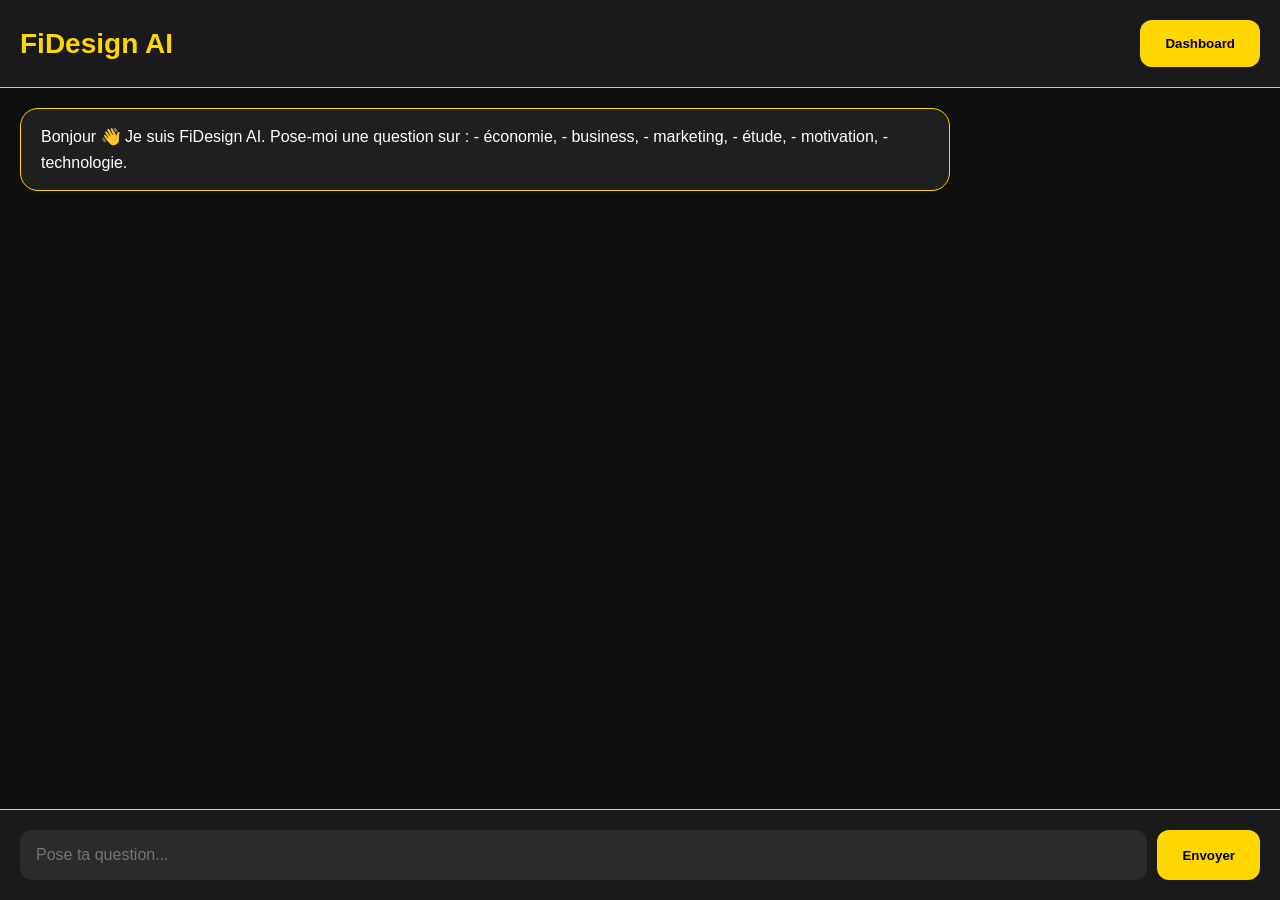
<file: assistant.html>
<!DOCTYPE html>
<html lang="fr">

<head>
  
<meta charset="UTF-8">

<meta name="viewport"
content="width=device-width, initial-scale=1.0">

<title>FiDesign AI</title>

<style>

*{
margin:0;
padding:0;
box-sizing:border-box;
font-family:Arial,sans-serif;
}

body{

background:#0f0f0f;

display:flex;

flex-direction:column;

height:100vh;

color:white;

}

.header{

background:#1a1a1a;

padding:20px;

display:flex;

justify-content:space-between;

align-items:center;

border-bottom:1px solid gold;

}

.logo{

font-size:28px;

font-weight:bold;

color:gold;

}

.chat-container{

flex:1;

padding:20px;

overflow-y:auto;

display:flex;

flex-direction:column;

gap:20px;

}

.message{

max-width:75%;

padding:15px 20px;

border-radius:18px;

line-height:1.6;

font-size:16px;

}

.user{

background:gold;

color:black;

align-self:flex-end;

}

.ai{

background:#1f1f1f;

border:1px solid gold;

align-self:flex-start;

}

.input-area{

display:flex;

padding:20px;

background:#1a1a1a;

border-top:1px solid gold;

gap:10px;

}

input{

flex:1;

padding:16px;

border:none;

border-radius:12px;

font-size:16px;

outline:none;

background:#2b2b2b;

color:white;

}

button{

padding:16px 25px;

border:none;

border-radius:12px;

background:gold;

font-weight:bold;

cursor:pointer;

}

.typing{

font-style:italic;

opacity:0.7;

}

</style>

<link rel="manifest" href="manifest.json">
  
</head>

<body>

<div class="header">

<div class="logo">
FiDesign AI
</div>

<button onclick="goDashboard()">

Dashboard

</button>

</div>

<div
class="chat-container"
id="chatContainer">

<div class="message ai">

Bonjour 👋  
Je suis FiDesign AI.  
Pose-moi une question sur :
- économie,
- business,
- marketing,
- étude,
- motivation,
- technologie.

</div>

</div>

<div class="input-area">

<input
type="text"
id="userInput"

placeholder="Pose ta question...">

<button onclick="sendMessage()">

Envoyer

</button>

</div>

<script>

const chatContainer =
document.getElementById(
"chatContainer"
);

function addMessage(text,type){

const div =
document.createElement("div");

div.className =
`message ${type}`;

div.innerHTML = text;

chatContainer.appendChild(div);

chatContainer.scrollTop =
chatContainer.scrollHeight;

}

function aiResponse(message){

message = message.toLowerCase();

if(
message.includes("rentabilité")
){

return `
La rentabilité est la capacité d'une activité à générer un bénéfice par rapport aux ressources investies.
`;

}

else if(
message.includes("marketing")
){

return `
Le marketing est l'ensemble des techniques utilisées pour étudier les besoins des clients et promouvoir un produit ou service.
`;

}

else if(
message.includes("économie")
){

return `
L'économie est une science qui étudie la production, la distribution et la consommation des richesses.
`;

}

else if(
message.includes("motivation")
){

return `
La discipline et la constance sont souvent plus puissantes que la motivation temporaire.
`;

}

else if(
message.includes("bonjour")
){

return `
Bonjour 👋  
Heureux de vous aider aujourd’hui.
`;

}

else{

return `
Je suis encore en apprentissage 🚀  
Mais je peux déjà aider en :
- économie
- business
- motivation
- marketing
- étude
`;

}

}

function sendMessage(){

const input =
document.getElementById(
"userInput"
);

const text =
input.value.trim();

if(text === "") return;

addMessage(text,"user");

input.value = "";

setTimeout(()=>{

const response =
aiResponse(text);

addMessage(response,"ai");

},700);

}

function goDashboard(){

window.location.href =
"dashboard.html";

}

</script>

</body>
</html>
</file>
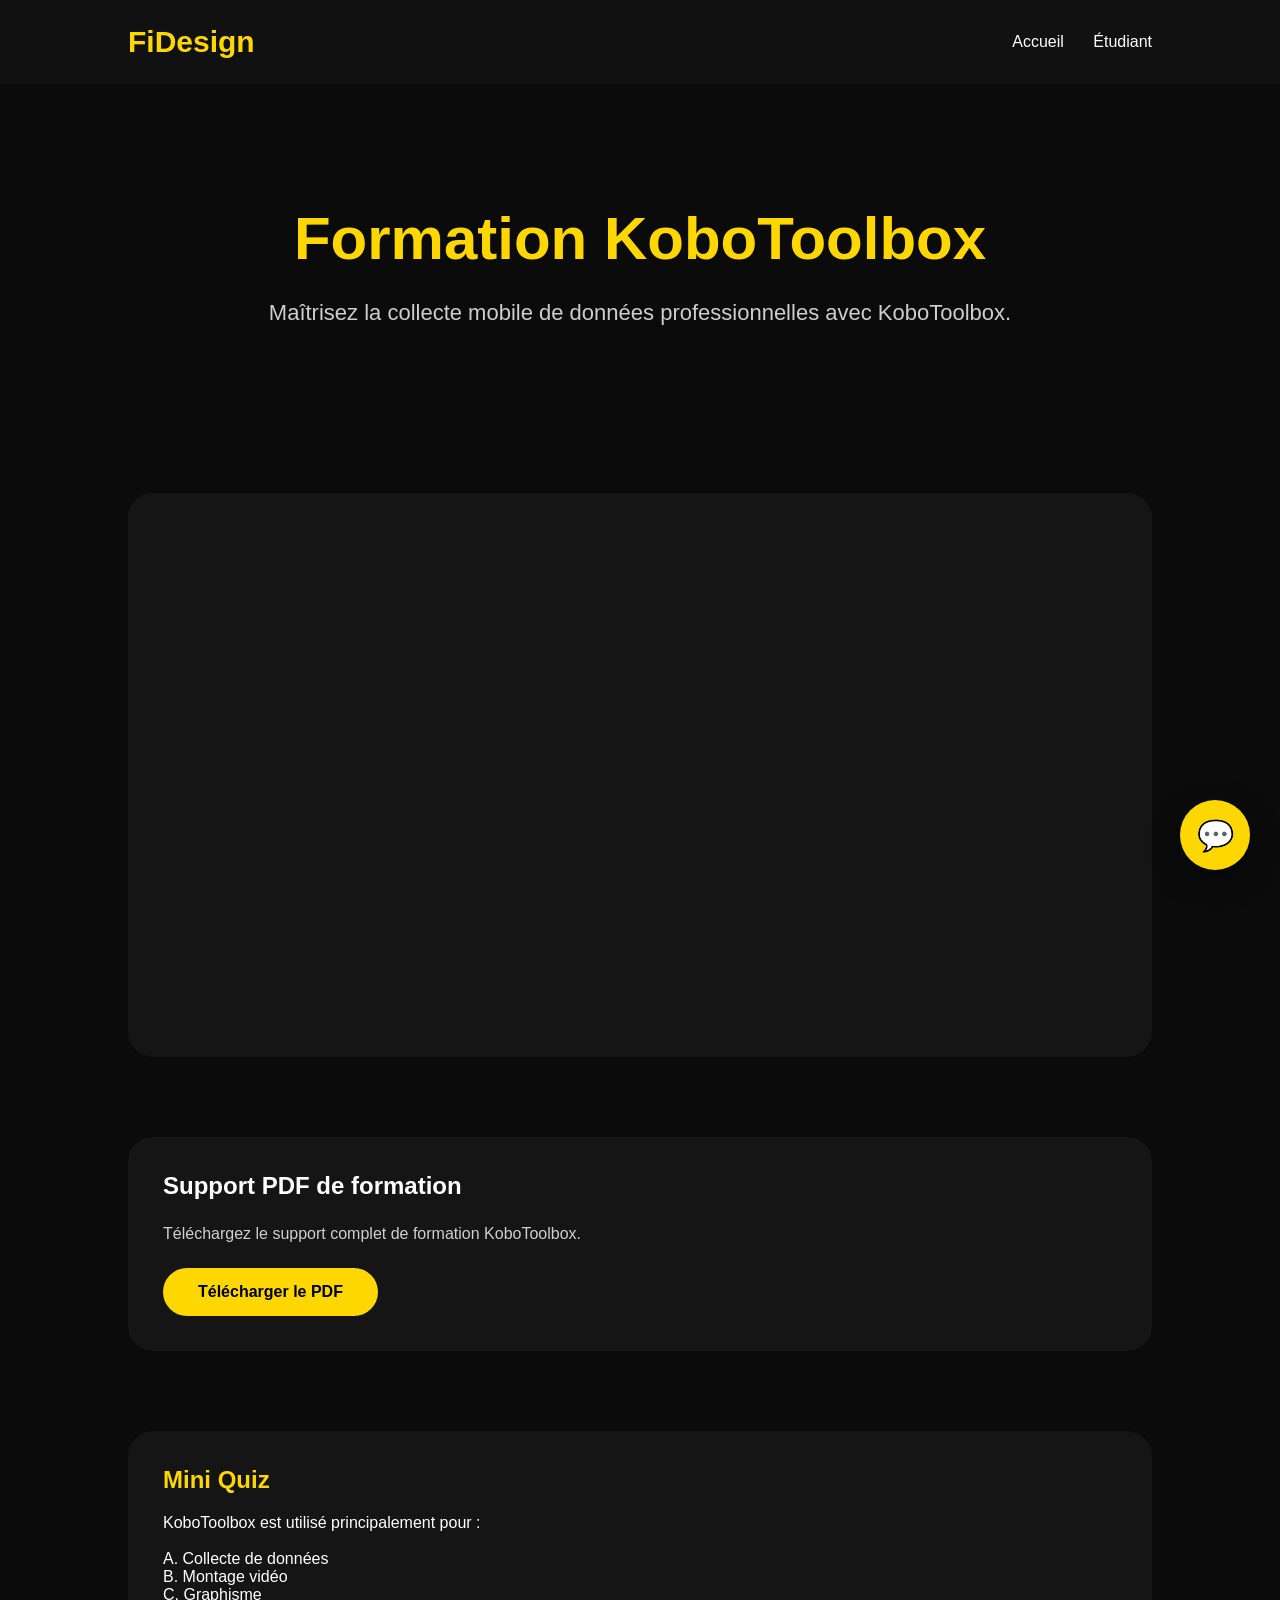
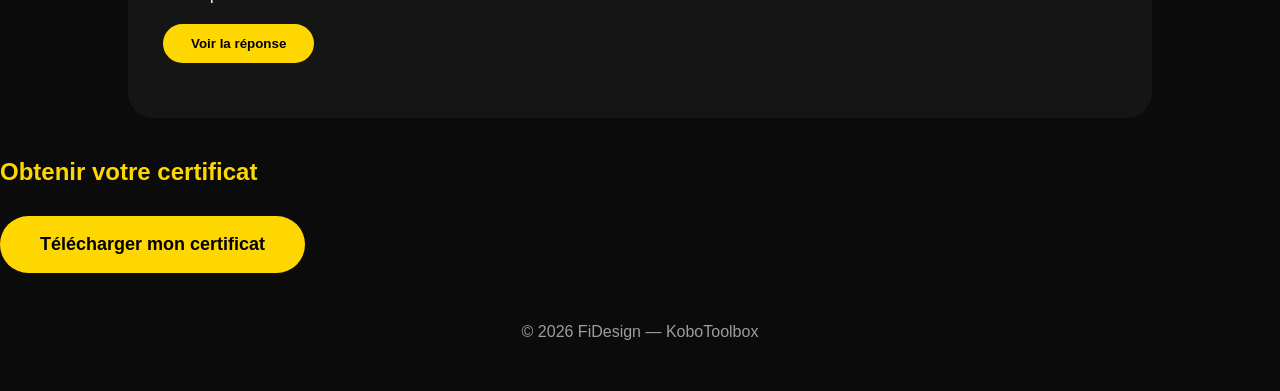
<file: kobo.html>
<!DOCTYPE html>
<html lang="fr">

<head>
    
<meta charset="UTF-8">
<meta name="viewport" content="width=device-width, initial-scale=1.0">

<title>Formation KoboToolbox | FiDesign</title>

<style>

*{
    margin:0;
    padding:0;
    box-sizing:border-box;
}

body{
    background:#0b0b0b;
    color:white;
    font-family:Arial, sans-serif;
}

/* HEADER */

header{
    padding:25px 10%;
    display:flex;
    justify-content:space-between;
    align-items:center;
    background:#111;
    position:sticky;
    top:0;
    z-index:1000;
}

.logo{
    color:#FFD700;
    font-size:30px;
    font-weight:bold;
}

nav a{
    color:white;
    margin-left:25px;
    text-decoration:none;
}

/* HERO */

.hero{
    padding:120px 10%;
    text-align:center;
}

.hero h1{
    font-size:60px;
    color:#FFD700;
    margin-bottom:20px;
}

.hero p{
    font-size:22px;
    opacity:0.8;
    line-height:1.8;
}

/* VIDEO */

.video-section{
    padding:40px 10%;
}

.video-box{
    background:#151515;
    border-radius:25px;
    padding:30px;
}

.video-box iframe{
    width:100%;
    height:500px;
    border:none;
    border-radius:20px;
}

/* PDF */

.pdf-section{
    padding:40px 10%;
}

.pdf-box{
    background:#151515;
    padding:35px;
    border-radius:25px;
}

.download-btn{
    display:inline-block;
    margin-top:20px;
    padding:15px 35px;
    background:#FFD700;
    color:black;
    border-radius:30px;
    text-decoration:none;
    font-weight:bold;
}

/* QUIZ */

.quiz-section{
    padding:40px 10%;
}

.quiz-box{
    background:#151515;
    padding:35px;
    border-radius:25px;
}

.quiz-box h2{
    color:#FFD700;
    margin-bottom:20px;
}

.quiz-box button{
    margin-top:20px;
    padding:12px 28px;
    background:#FFD700;
    border:none;
    border-radius:30px;
    cursor:pointer;
    font-weight:bold;
}

<!-- PROGRESSION -->

<section style="padding:40px 10%;">

    <h2 style="
    color:#FFD700;
    margin-bottom:20px;
    ">
        Progression du cours
    </h2>

    <div style="
    width:100%;
    height:30px;
    background:#1d1d1d;
    border-radius:30px;
    overflow:hidden;
    ">

        <div style="
        width:70%;
        height:100%;
        background:#FFD700;
        text-align:center;
        line-height:30px;
        color:black;
        font-weight:bold;
        ">

            70%

        </div>

    </div>

</section>
    
/* CERTIFICAT */

.certificat{
    padding:50px 10%;
    text-align:center;
}

.certificat button{
    padding:18px 40px;
    background:#FFD700;
    border:none;
    border-radius:40px;
    font-size:18px;
    font-weight:bold;
    cursor:pointer;
}

/* FOOTER */

footer{
    text-align:center;
    padding:50px;
    opacity:0.6;
}

@media(max-width:768px){

    .hero h1{
        font-size:40px;
    }

    .video-box iframe{
        height:250px;
    }

}

</style>

<link rel="manifest" href="manifest.json">
    
</head>

<body>

<header>

    <div class="logo">
        FiDesign
    </div>

    <nav>

        <a href="index.html">
            Accueil
        </a>

        <a href="student.html">
            Étudiant
        </a>

    </nav>

</header>

<!-- HERO -->

<section class="hero">

    <h1>
        Formation KoboToolbox
    </h1>

    <p>
        Maîtrisez la collecte mobile de données professionnelles avec KoboToolbox.
    </p>

</section>

<!-- VIDEO -->

<section class="video-section">

    <div class="video-box">

        <iframe 
        src="https://www.youtube.com/embed/CbJm0R_0lBg"
        allowfullscreen>
        </iframe>

    </div>

</section>

<!-- PDF -->

<section class="pdf-section">

    <div class="pdf-box">

        <h2>
            Support PDF de formation
        </h2>

        <p style="margin-top:20px; line-height:1.8; opacity:0.8;">

            Téléchargez le support complet de formation KoboToolbox.

        </p>

        <a 
        href="assets/books/Formation Annimateur.pdf"
        class="download-btn"
        download>

            Télécharger le PDF

        </a>

    </div>

</section>

<!-- QUIZ -->

<section class="quiz-section">

    <div class="quiz-box">

        <h2>
            Mini Quiz
        </h2>

        <p>

            KoboToolbox est utilisé principalement pour :

        </p>

        <br>

        <p>

            A. Collecte de données
            <br>
            B. Montage vidéo
            <br>
            C. Graphisme

        </p>

        <button onclick="showAnswer()">

            Voir la réponse

        </button>

        <p id="answer" style="margin-top:20px;"></p>

    </div>

</section>

<!-- CERTIFICAT -->

<section class="certificat">

    <h2 style="color:#FFD700; margin-bottom:30px;">

        Obtenir votre certificat

    </h2>

    <button onclick="downloadCertificat()">

        Télécharger mon certificat

    </button>

</section>

<footer>

    © 2026 FiDesign — KoboToolbox

</footer>

<script>

function showAnswer(){

    document.getElementById("answer").innerHTML =
    "✅ Bonne réponse : A. Collecte de données";

}

function downloadCertificat(){

    alert("🎉 Certificat FiDesign généré avec succès !");

}

</script>
    
    <!-- ASSISTANT IA -->

<div id="chatbot-button">

    💬

</div>

<div id="chatbot">

    <div id="chat-header">

        Assistant IA FiDesign

        <span onclick="closeChat()">

            ✖

        </span>

    </div>

    <div id="chat-messages">

        <div class="bot">

            Bonjour 👋
            <br>
            Comment puis-je vous aider ?

        </div>

    </div>

    <div id="chat-input-area">

        <input 
        type="text"
        id="user-input"
        placeholder="Écrivez votre message...">

        <button onclick="sendMessage()">

            Envoyer

        </button>

    </div>

</div>

<style>

#chatbot-button{

    position:fixed;
    bottom:30px;
    right:30px;
    width:70px;
    height:70px;
    background:#FFD700;
    color:black;
    border-radius:50%;
    display:flex;
    justify-content:center;
    align-items:center;
    font-size:30px;
    cursor:pointer;
    z-index:9999;
    box-shadow:0 10px 30px rgba(0,0,0,0.4);

}

#chatbot{

    position:fixed;
    bottom:120px;
    right:30px;
    width:350px;
    background:#151515;
    border-radius:25px;
    overflow:hidden;
    display:none;
    z-index:9999;
    box-shadow:0 20px 40px rgba(0,0,0,0.5);

}

#chat-header{

    background:#FFD700;
    color:black;
    padding:18px;
    font-weight:bold;
    display:flex;
    justify-content:space-between;

}

#chat-messages{

    height:300px;
    overflow-y:auto;
    padding:20px;

}

.bot{

    background:#222;
    padding:15px;
    border-radius:20px;
    margin-bottom:15px;

}

.time{

    font-size:11px;
    opacity:0.6;
    margin-top:8px;

}

.typing{

    background:#222;
    padding:12px;
    border-radius:20px;
    margin-bottom:15px;
    width:fit-content;
    animation:pulse 1s infinite;

}

@keyframes pulse{

    0%{
        opacity:0.4;
    }

    50%{
        opacity:1;
    }

    100%{
        opacity:0.4;
    }

}

@keyframes showChat{

    from{

        opacity:0;
        transform:translateY(20px);

    }

    to{

        opacity:1;
        transform:translateY(0);

    }

}
    
.user{

    background:#FFD700;
    color:black;
    padding:15px;
    border-radius:20px;
    margin-bottom:15px;
    text-align:right;

}

#chat-input-area{

    display:flex;
    border-top:1px solid #333;

}

#chat-input-area input{

    flex:1;
    padding:15px;
    border:none;
    background:#111;
    color:white;

}

#chat-input-area button{

    background:#FFD700;
    border:none;
    padding:15px;
    cursor:pointer;
    font-weight:bold;

}

</style>

<script>

const chatbot =
document.getElementById("chatbot");

document
.getElementById("chatbot-button")
.onclick = () => {

    chatbot.style.display = "block";

    chatbot.style.animation =
    "showChat .4s ease";

};

function closeChat(){

    chatbot.style.display = "none";

}

function getTime(){

    const now = new Date();

    return now.getHours() + ":" +
    now.getMinutes().toString()
    .padStart(2,'0');

}

function sendMessage(){

    let input =
    document.getElementById("user-input");

    let message =
    input.value;

    if(message.trim() === "")
    return;

    let chat =
    document.getElementById("chat-messages");

    chat.innerHTML += `

    <div class="user">

        ${message}

        <div class="time">

            ${getTime()}

        </div>

    </div>

    `;

    input.value = "";

    chat.scrollTop =
    chat.scrollHeight;

    chat.innerHTML += `

    <div class="typing" id="typing">

        Assistant écrit...

    </div>

    `;

    chat.scrollTop =
    chat.scrollHeight;

    let response =
    "Merci pour votre message 👋";

    if(message.toLowerCase().includes("kobo")){

        response =
        "La formation KoboToolbox vous apprend à créer des formulaires professionnels et collecter des données mobiles.";

    }

    else if(message.toLowerCase().includes("spss")){

        response =
        "La formation SPSS vous aide à maîtriser les analyses statistiques modernes.";

    }

    else if(message.toLowerCase().includes("stata")){

        response =
        "La formation Stata est idéale pour l’analyse avancée des données et la recherche scientifique.";

    }

    else if(message.toLowerCase().includes("mémoire")){

        response =
        "FiDesign accompagne les étudiants dans la rédaction des mémoires et projets académiques.";

    }

    else if(message.toLowerCase().includes("prix")){

        response =
        "Veuillez contacter FiDesign pour obtenir les tarifs actualisés des formations et services.";

    }

    else if(message.toLowerCase().includes("certificat")){

        response =
        "Les certificats sont délivrés après validation complète de la formation.";

    }

    else if(message.toLowerCase().includes("coaching")){

        response =
        "FiDesign propose également du coaching personnalisé et de l’accompagnement professionnel.";

    }

    else if(message.toLowerCase().includes("animation")){

        response =
        "Nous proposons aussi des services d’animation événementielle professionnelle.";

    }

    else if(message.toLowerCase().includes("bonjour")){

        response =
        "Bonjour 👋 Bienvenue chez FiDesign.";

    }

    setTimeout(() => {

        document
        .getElementById("typing")
        .remove();

        chat.innerHTML += `

        <div class="bot">

            ${response}

            <div class="time">

                ${getTime()}

            </div>

        </div>

        `;

        chat.scrollTop =
        chat.scrollHeight;

    }, 1500);

}

</script>
 
</body>

</html>
</file>
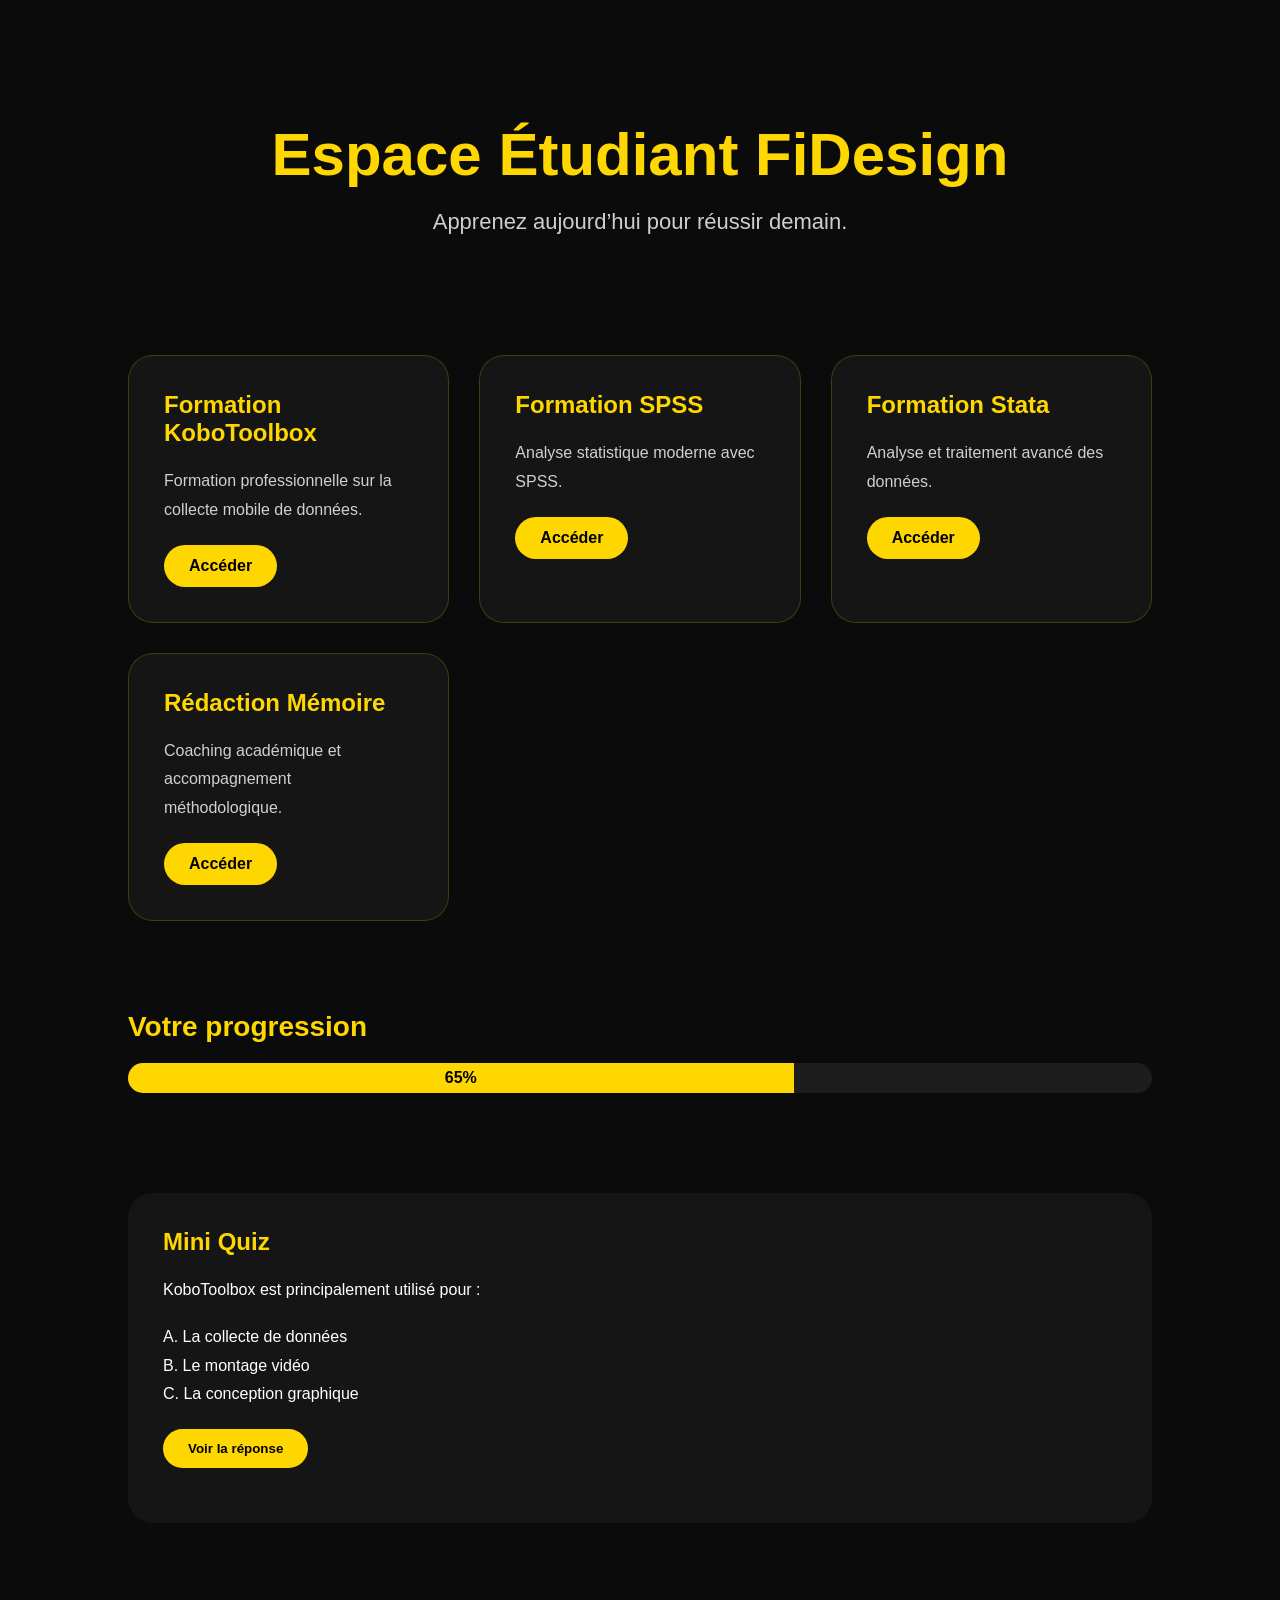
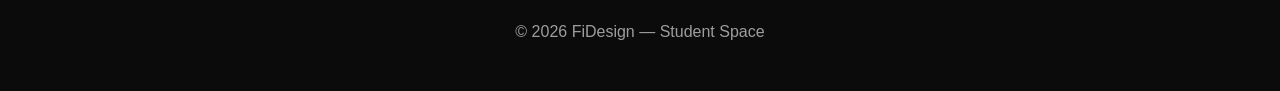
<file: student.html>
<!DOCTYPE html>
<html lang="fr">
<head>
    
    <meta charset="UTF-8">
    <meta name="viewport" content="width=device-width, initial-scale=1.0">
    <title>FiDesign Student Space</title>

    <style>

        *{
            margin:0;
            padding:0;
            box-sizing:border-box;
        }

        body{
            background:#0b0b0b;
            color:white;
            font-family:Arial, sans-serif;
        }

        .student-hero{
            padding:120px 10% 80px;
            text-align:center;
        }

        .student-hero h1{
            font-size:60px;
            color:#FFD700;
            margin-bottom:20px;
        }

        .student-hero p{
            font-size:22px;
            opacity:0.8;
        }

        .dashboard{
            display:grid;
            grid-template-columns:repeat(auto-fit,minmax(280px,1fr));
            gap:30px;
            padding:40px 10%;
        }

        .card{
            background:#151515;
            border-radius:25px;
            padding:35px;
            border:1px solid rgba(255,215,0,0.2);
            transition:0.4s;
        }

        .card:hover{
            transform:translateY(-10px);
            box-shadow:0 20px 40px rgba(255,215,0,0.2);
        }

        .card h2{
            color:#FFD700;
            margin-bottom:20px;
        }

        .card p{
            line-height:1.8;
            opacity:0.8;
        }

        .card a{
            display:inline-block;
            margin-top:20px;
            padding:12px 25px;
            background:#FFD700;
            color:black;
            text-decoration:none;
            border-radius:30px;
            font-weight:bold;
        }

        .progress-section{
            padding:50px 10%;
        }

        .progress-title{
            color:#FFD700;
            margin-bottom:20px;
            font-size:28px;
        }

        .progress-bar{
            width:100%;
            height:30px;
            background:#1d1d1d;
            border-radius:30px;
            overflow:hidden;
        }

        .progress{
            width:65%;
            height:100%;
            background:#FFD700;
            color:black;
            text-align:center;
            line-height:30px;
            font-weight:bold;
        }

        .quiz-section{
            padding:50px 10%;
        }

        .quiz-box{
            background:#151515;
            border-radius:25px;
            padding:35px;
        }

        .quiz-box h2{
            color:#FFD700;
            margin-bottom:20px;
        }

        .quiz-box p{
            line-height:1.8;
        }

        .quiz-box button{
            margin-top:20px;
            padding:12px 25px;
            background:#FFD700;
            border:none;
            border-radius:30px;
            font-weight:bold;
            cursor:pointer;
        }

        footer{
            text-align:center;
            padding:50px;
            opacity:0.6;
        }

        @media(max-width:768px){

            .student-hero h1{
                font-size:40px;
            }

            .student-hero p{
                font-size:18px;
            }

        }

    </style>

<link rel="manifest" href="manifest.json">
    
</head>
    
<body>

    <section class="student-hero">

        <h1>Espace Étudiant FiDesign</h1>

        <p>
            Apprenez aujourd’hui pour réussir demain.
        </p>

    </section>

    <section class="dashboard">

        <div class="card">
            <h2>Formation KoboToolbox</h2>
            <p>
                Formation professionnelle sur la collecte mobile de données.
            </p>
            <a href="kobo.html">
    Accéder
</a>
        </div>

        <div class="card">
            <h2>Formation SPSS</h2>
            <p>
                Analyse statistique moderne avec SPSS.
            </p>
            <a href="#">Accéder</a>
        </div>

        <div class="card">
            <h2>Formation Stata</h2>
            <p>
                Analyse et traitement avancé des données.
            </p>
            <a href="#">Accéder</a>
        </div>

        <div class="card">
            <h2>Rédaction Mémoire</h2>
            <p>
                Coaching académique et accompagnement méthodologique.
            </p>
            <a href="#">Accéder</a>
        </div>

    </section>

    <section class="progress-section">

        <h2 class="progress-title">
            Votre progression
        </h2>

        <div class="progress-bar">
            <div class="progress">
                65%
            </div>
        </div>

    </section>

    <section class="quiz-section">

        <div class="quiz-box">

            <h2>Mini Quiz</h2>

            <p>
                KoboToolbox est principalement utilisé pour :
            </p>

            <br>

            <p>
                A. La collecte de données
                <br>
                B. Le montage vidéo
                <br>
                C. La conception graphique
            </p>

            <button onclick="showAnswer()">
                Voir la réponse
            </button>

            <p id="quiz-answer" style="margin-top:20px;"></p>

        </div>

    </section>

    <footer>
        © 2026 FiDesign — Student Space
    </footer>

    <script>

        function showAnswer(){

            document.getElementById('quiz-answer').innerHTML =
            '✅ Bonne réponse : A. La collecte de données.';

        }

    </script>

</body>
</html>
</file>
